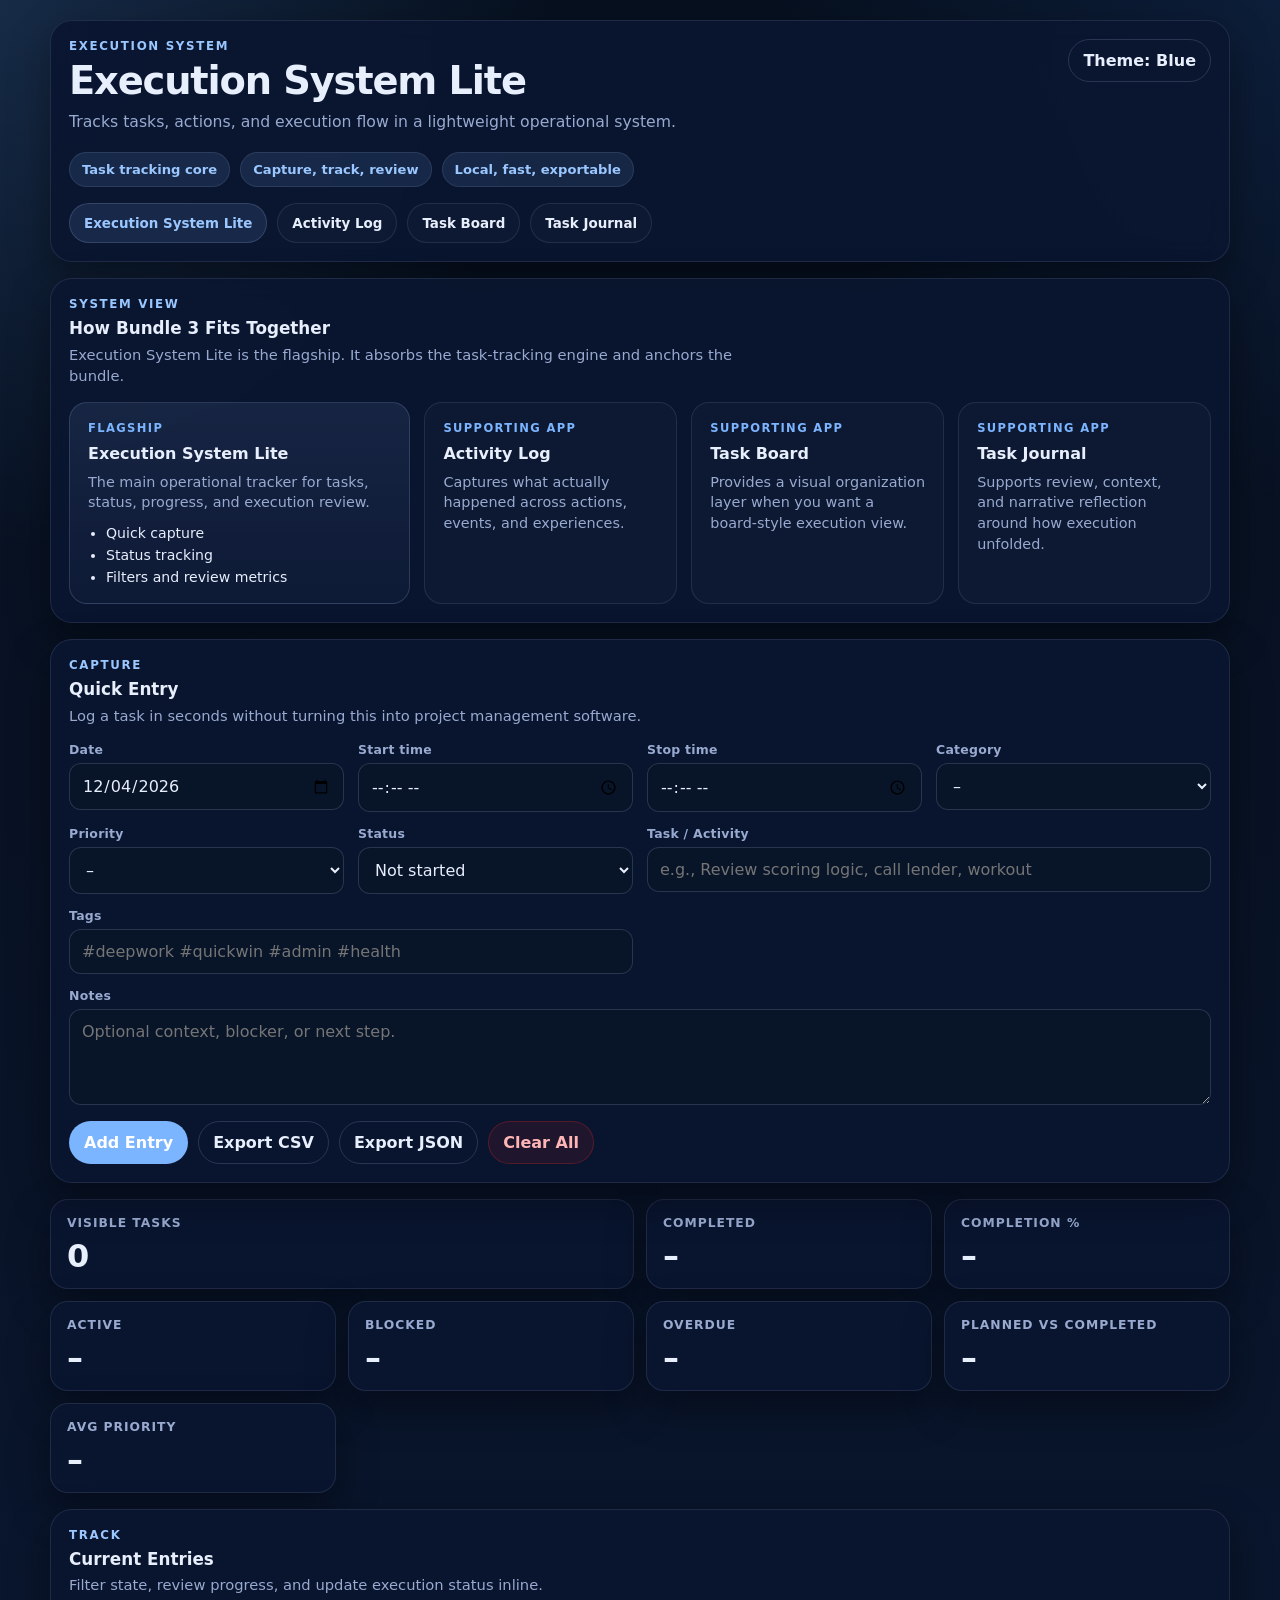
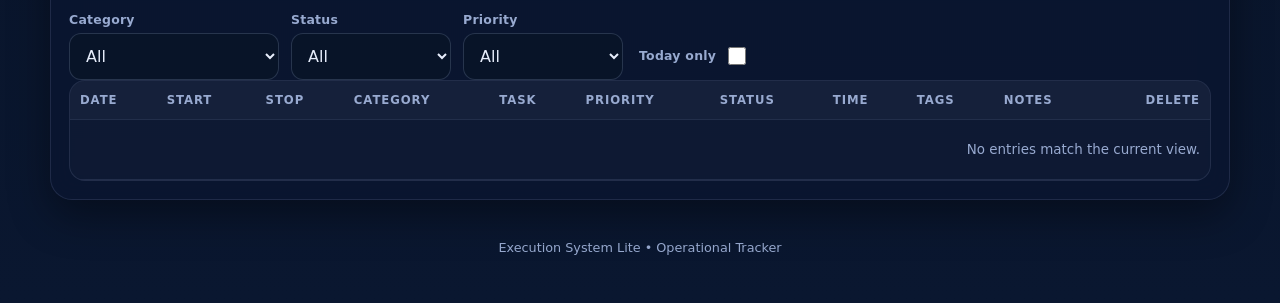
<file: index.html>
<!DOCTYPE html>
<html lang="en" data-theme="blue">
<head>
  <meta charset="UTF-8" />
  <meta name="viewport" content="width=device-width, initial-scale=1.0" />
  <title>Execution System Lite</title>
  <meta name="description" content="Tracks tasks, actions, and execution flow in a lightweight operational system." />
  <meta name="theme-color" content="#06101f" />
  <link rel="manifest" href="manifest.json" />
  <link rel="icon" href="icons/icon-192.png" />
  <link rel="apple-touch-icon" href="icons/icon-192.png" />
  <link rel="stylesheet" href="styles.css" />
</head>
<body>
  <div class="app-shell">
    <div class="app">
      <header class="hero card">
        <div class="hero-top">
          <div>
            <div class="eyebrow">Execution System</div>
            <h1>Execution System Lite</h1>
            <p class="subtitle">Tracks tasks, actions, and execution flow in a lightweight operational system.</p>
          </div>
          <button id="themeBtn" class="btn btn-secondary" type="button" aria-label="Toggle theme">Theme: Blue</button>
        </div>

        <div class="hero-pills">
          <span class="pill">Task tracking core</span>
          <span class="pill">Capture, track, review</span>
          <span class="pill">Local, fast, exportable</span>
        </div>
<nav class="top-nav" aria-label="Bundle navigation">
  <a class="nav-chip active" href="index.html">Execution System Lite</a>
  <a class="nav-chip" href="activity-log/index.html">Activity Log</a>
  <a class="nav-chip" href="task-board/index.html">Task Board</a>
  <a class="nav-chip" href="task-journal/index.html">Task Journal</a>
</nav>
      </header>

      <section class="section-card card">
        <div class="section-head section-head-stack">
          <div>
            <div class="eyebrow">System View</div>
            <h2>How Bundle 3 Fits Together</h2>
            <p class="section-copy">Execution System Lite is the flagship. It absorbs the task-tracking engine and anchors the bundle.</p>
          </div>
        </div>

        <div class="system-grid">
          <article class="system-tile system-tile-primary">
            <div class="system-kicker">Flagship</div>
            <h3>Execution System Lite</h3>
            <p>The main operational tracker for tasks, status, progress, and execution review.</p>
            <ul class="system-list">
              <li>Quick capture</li>
              <li>Status tracking</li>
              <li>Filters and review metrics</li>
            </ul>
          </article>

          <article class="system-tile">
            <div class="system-kicker">Supporting App</div>
            <h3>Activity Log</h3>
            <p>Captures what actually happened across actions, events, and experiences.</p>
          </article>

          <article class="system-tile">
            <div class="system-kicker">Supporting App</div>
            <h3>Task Board</h3>
            <p>Provides a visual organization layer when you want a board-style execution view.</p>
          </article>

          <article class="system-tile">
            <div class="system-kicker">Supporting App</div>
            <h3>Task Journal</h3>
            <p>Supports review, context, and narrative reflection around how execution unfolded.</p>
          </article>
        </div>
      </section>

      <section class="section-card card">
        <div class="section-head section-head-stack">
          <div>
            <div class="eyebrow">Capture</div>
            <h2>Quick Entry</h2>
            <p class="section-copy">Log a task in seconds without turning this into project management software.</p>
          </div>
        </div>

        <form id="taskForm">
          <div class="form-grid">
            <div class="field">
              <label for="dateInput">Date</label>
              <input type="date" id="dateInput" required />
            </div>

            <div class="field">
              <label for="startTimeInput">Start time</label>
              <input type="time" id="startTimeInput" />
            </div>

            <div class="field">
              <label for="endTimeInput">Stop time</label>
              <input type="time" id="endTimeInput" />
            </div>

            <div class="field">
              <label for="categorySelect">Category</label>
              <select id="categorySelect">
                <option value="">–</option>
                <option value="work">Work</option>
                <option value="home">Home</option>
                <option value="relationship">Relationship</option>
                <option value="health">Health / Fitness</option>
                <option value="finance">Finance / Admin</option>
                <option value="learning">Learning / Language</option>
                <option value="trading">Trading</option>
                <option value="mbe">MBE / Business</option>
                <option value="writing">Writing / Creative</option>
                <option value="errand">Errand</option>
                <option value="other">Other</option>
              </select>
            </div>

            <div class="field">
              <label for="prioritySelect">Priority</label>
              <select id="prioritySelect">
                <option value="">–</option>
                <option value="low">Low</option>
                <option value="medium">Medium</option>
                <option value="high">High</option>
                <option value="critical">Critical</option>
              </select>
            </div>

            <div class="field">
              <label for="statusSelect">Status</label>
              <select id="statusSelect">
                <option value="not_started">Not started</option>
                <option value="in_progress">In progress</option>
                <option value="done">Done</option>
                <option value="blocked">Blocked</option>
                <option value="deferred">Deferred</option>
              </select>
            </div>

            <div class="field field-span-2">
              <label for="taskNameInput">Task / Activity</label>
              <input type="text" id="taskNameInput" placeholder="e.g., Review scoring logic, call lender, workout" required />
            </div>

            <div class="field field-span-2">
              <label for="tagsInput">Tags</label>
              <input type="text" id="tagsInput" placeholder="#deepwork #quickwin #admin #health" />
            </div>

            <div class="field field-full">
              <label for="notesInput">Notes</label>
              <textarea id="notesInput" placeholder="Optional context, blocker, or next step."></textarea>
            </div>
          </div>

          <div class="action-row">
            <button type="submit" class="btn btn-primary">Add Entry</button>
            <button type="button" class="btn btn-secondary" id="exportBtn">Export CSV</button>
            <button type="button" class="btn btn-secondary" id="exportJsonBtn">Export JSON</button>
            <button type="button" class="btn btn-danger" id="clearBtn">Clear All</button>
          </div>
        </form>
      </section>

      <section class="metrics-grid">
        <div class="metric-card metric-card-wide">
          <div class="metric-label">Visible Tasks</div>
          <div class="metric-value" id="sumCount">0</div>
        </div>

        <div class="metric-card">
          <div class="metric-label">Completed</div>
          <div class="metric-value" id="sumCompleted">–</div>
        </div>

        <div class="metric-card">
          <div class="metric-label">Completion %</div>
          <div class="metric-value" id="sumCompletionPct">–</div>
        </div>

        <div class="metric-card">
          <div class="metric-label">Active</div>
          <div class="metric-value" id="sumActive">–</div>
        </div>

        <div class="metric-card">
          <div class="metric-label">Blocked</div>
          <div class="metric-value" id="sumBlocked">–</div>
        </div>

        <div class="metric-card">
          <div class="metric-label">Overdue</div>
          <div class="metric-value" id="sumOverdue">–</div>
        </div>

        <div class="metric-card">
          <div class="metric-label">Planned vs Completed</div>
          <div class="metric-value" id="sumPlannedVsCompleted">–</div>
        </div>

        <div class="metric-card">
          <div class="metric-label">Avg Priority</div>
          <div class="metric-value" id="sumAvgPrio">–</div>
        </div>
      </section>

      <section class="section-card card table-section">
        <div class="section-head section-head-stack">
          <div>
            <div class="eyebrow">Track</div>
            <h2>Current Entries</h2>
            <p class="section-copy">Filter state, review progress, and update execution status inline.</p>
          </div>
        </div>

        <div class="filter-row">
          <div class="filter-field">
            <label for="filterCategory">Category</label>
            <select id="filterCategory">
              <option value="all">All</option>
              <option value="work">Work</option>
              <option value="home">Home</option>
              <option value="relationship">Relationship</option>
              <option value="health">Health / Fitness</option>
              <option value="finance">Finance / Admin</option>
              <option value="learning">Learning / Language</option>
              <option value="trading">Trading</option>
              <option value="mbe">MBE / Business</option>
              <option value="writing">Writing / Creative</option>
              <option value="errand">Errand</option>
              <option value="other">Other</option>
            </select>
          </div>

          <div class="filter-field">
            <label for="filterStatus">Status</label>
            <select id="filterStatus">
              <option value="all">All</option>
              <option value="not_started">Not started</option>
              <option value="in_progress">In progress</option>
              <option value="done">Done</option>
              <option value="blocked">Blocked</option>
              <option value="deferred">Deferred</option>
            </select>
          </div>

          <div class="filter-field">
            <label for="filterPriority">Priority</label>
            <select id="filterPriority">
              <option value="all">All</option>
              <option value="low">Low</option>
              <option value="medium">Medium</option>
              <option value="high">High</option>
              <option value="critical">Critical</option>
            </select>
          </div>

          <div class="checkbox-wrap">
            <label for="filterToday">Today only</label>
            <input type="checkbox" id="filterToday" />
          </div>
        </div>

        <div class="table-wrap">
          <table>
            <thead>
              <tr>
                <th>Date</th>
                <th>Start</th>
                <th>Stop</th>
                <th>Category</th>
                <th>Task</th>
                <th>Priority</th>
                <th>Status</th>
                <th>Time</th>
                <th>Tags</th>
                <th>Notes</th>
                <th>Delete</th>
              </tr>
            </thead>
            <tbody id="tableBody"></tbody>
          </table>
        </div>
      </section>

      <footer class="footer">Execution System Lite • Operational Tracker</footer>
    </div>
  </div>

  <script src="app.js"></script>
</body>
</html>
</file>
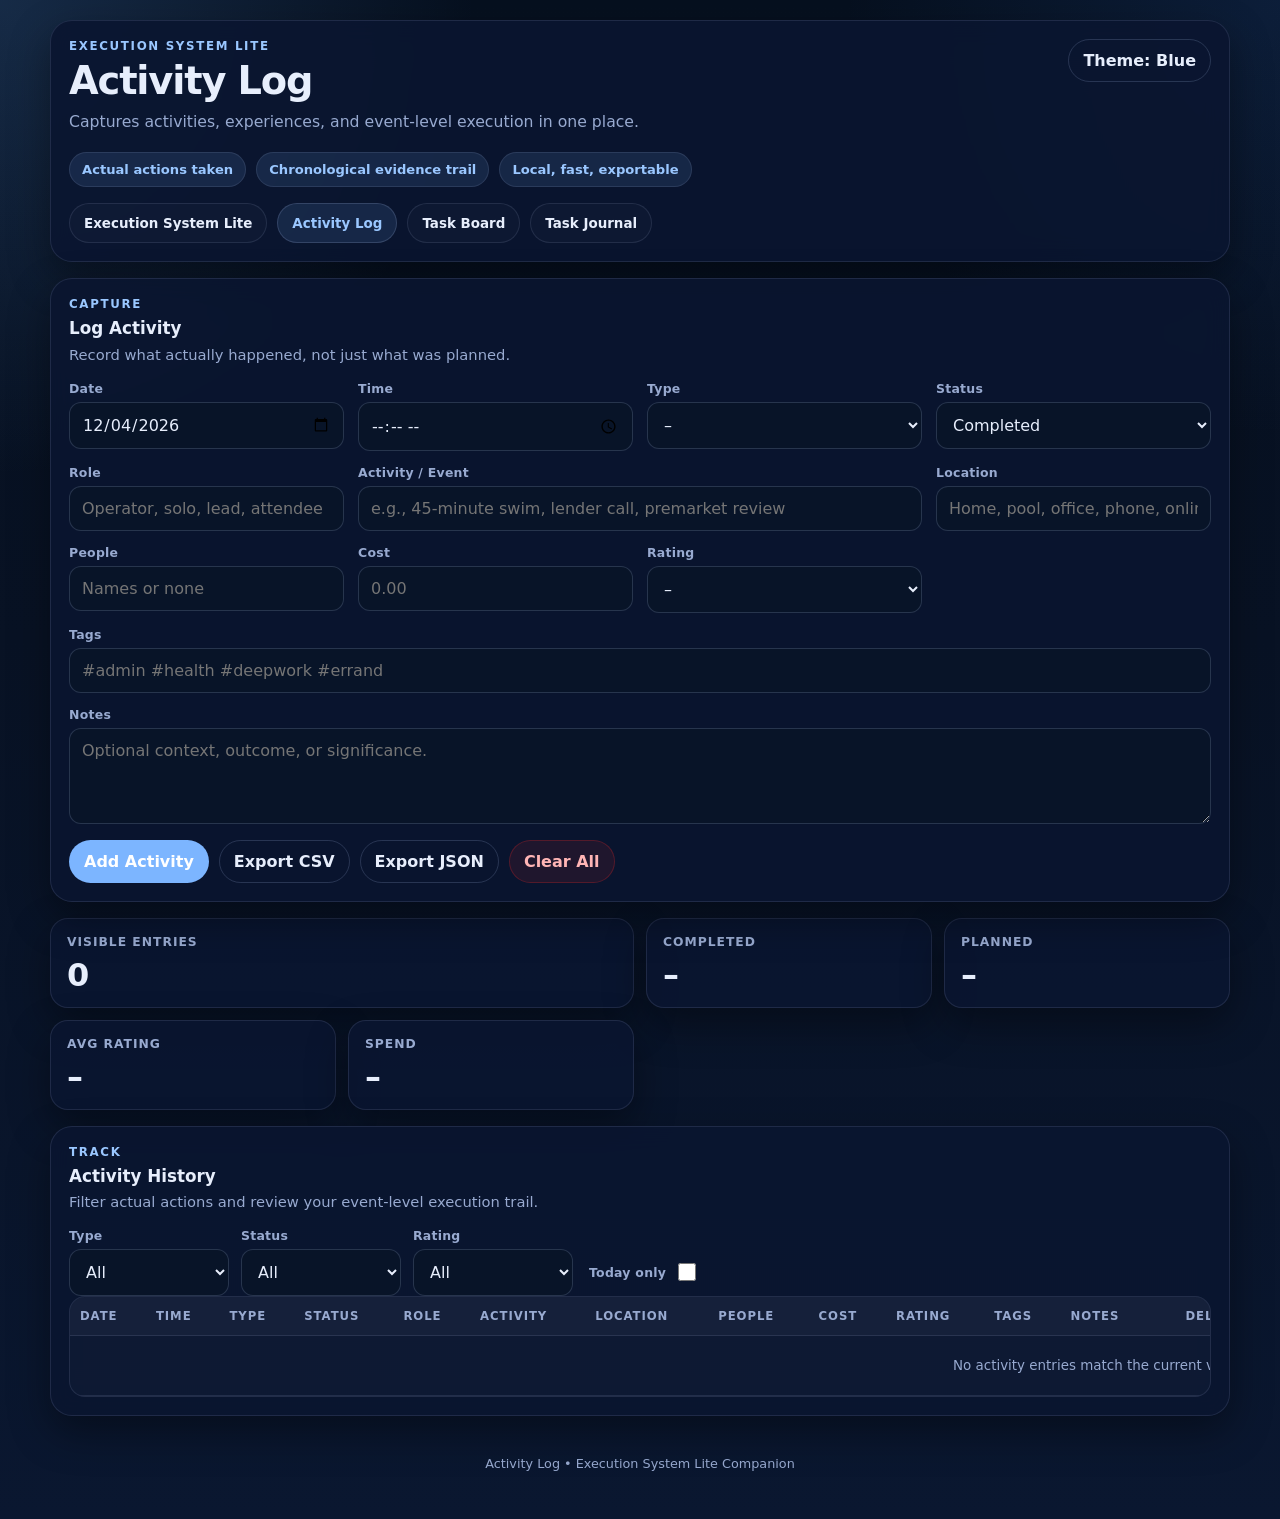
<file: activity-log/index.html>
<!DOCTYPE html>
<html lang="en" data-theme="blue">
<head>
  <meta charset="UTF-8" />
  <meta name="viewport" content="width=device-width, initial-scale=1.0" />
  <title>Activity Log</title>
  <meta name="description" content="Captures activities, experiences, and event-level execution in one place." />
  <meta name="theme-color" content="#06101f" />
  <link rel="manifest" href="manifest.json" />
  <link rel="icon" href="../icons/icon-192.png" />
  <link rel="apple-touch-icon" href="../icons/icon-192.png" />
  <link rel="stylesheet" href="styles.css" />
</head>
<body>
  <div class="app-shell">
    <div class="app">
      <header class="hero card">
        <div class="hero-top">
          <div>
            <div class="eyebrow">Execution System Lite</div>
            <h1>Activity Log</h1>
            <p class="subtitle">Captures activities, experiences, and event-level execution in one place.</p>
          </div>
          <button id="themeBtn" class="btn btn-secondary" type="button" aria-label="Toggle theme">Theme: Blue</button>
        </div>

        <div class="hero-pills">
          <span class="pill">Actual actions taken</span>
          <span class="pill">Chronological evidence trail</span>
          <span class="pill">Local, fast, exportable</span>
        </div>
<nav class="top-nav" aria-label="Bundle navigation">
  <a class="nav-chip" href="../index.html">Execution System Lite</a>
  <a class="nav-chip active" href="index.html">Activity Log</a>
  <a class="nav-chip" href="../task-board/index.html">Task Board</a>
  <a class="nav-chip" href="../task-journal/index.html">Task Journal</a>
</nav>
      </header>

      <section class="section-card card">
        <div class="section-head section-head-stack">
          <div>
            <div class="eyebrow">Capture</div>
            <h2>Log Activity</h2>
            <p class="section-copy">Record what actually happened, not just what was planned.</p>
          </div>
        </div>

        <form id="activityForm">
          <div class="form-grid">
            <div class="field">
              <label for="dateInput">Date</label>
              <input type="date" id="dateInput" required />
            </div>

            <div class="field">
              <label for="timeInput">Time</label>
              <input type="time" id="timeInput" />
            </div>

            <div class="field">
              <label for="typeSelect">Type</label>
              <select id="typeSelect">
                <option value="">–</option>
                <option value="task">Task</option>
                <option value="activity">Activity</option>
                <option value="experience">Experience</option>
                <option value="meeting">Meeting</option>
                <option value="errand">Errand</option>
                <option value="workout">Workout</option>
                <option value="admin">Admin</option>
                <option value="travel">Travel</option>
                <option value="other">Other</option>
              </select>
            </div>

            <div class="field">
              <label for="statusSelect">Status</label>
              <select id="statusSelect">
                <option value="completed">Completed</option>
                <option value="partial">Partial</option>
                <option value="planned">Planned</option>
                <option value="cancelled">Cancelled</option>
              </select>
            </div>

            <div class="field">
              <label for="roleInput">Role</label>
              <input type="text" id="roleInput" placeholder="Operator, solo, lead, attendee" />
            </div>

            <div class="field field-span-2">
              <label for="titleInput">Activity / Event</label>
              <input type="text" id="titleInput" placeholder="e.g., 45-minute swim, lender call, premarket review" required />
            </div>

            <div class="field">
              <label for="locationInput">Location</label>
              <input type="text" id="locationInput" placeholder="Home, pool, office, phone, online" />
            </div>

            <div class="field">
              <label for="peopleInput">People</label>
              <input type="text" id="peopleInput" placeholder="Names or none" />
            </div>

            <div class="field">
              <label for="costInput">Cost</label>
              <input type="number" id="costInput" min="0" step="0.01" placeholder="0.00" />
            </div>

            <div class="field">
              <label for="ratingInput">Rating</label>
              <select id="ratingInput">
                <option value="">–</option>
                <option value="1">1</option>
                <option value="2">2</option>
                <option value="3">3</option>
                <option value="4">4</option>
                <option value="5">5</option>
              </select>
            </div>

            <div class="field field-full">
              <label for="tagsInput">Tags</label>
              <input type="text" id="tagsInput" placeholder="#admin #health #deepwork #errand" />
            </div>

            <div class="field field-full">
              <label for="notesInput">Notes</label>
              <textarea id="notesInput" placeholder="Optional context, outcome, or significance."></textarea>
            </div>
          </div>

          <div class="action-row">
            <button class="btn btn-primary" type="submit">Add Activity</button>
            <button class="btn btn-secondary" type="button" id="exportCsvBtn">Export CSV</button>
            <button class="btn btn-secondary" type="button" id="exportJsonBtn">Export JSON</button>
            <button class="btn btn-danger" type="button" id="clearBtn">Clear All</button>
          </div>
        </form>
      </section>

      <section class="metrics-grid">
        <div class="metric-card metric-card-wide">
          <div class="metric-label">Visible Entries</div>
          <div class="metric-value" id="sumCount">0</div>
        </div>

        <div class="metric-card">
          <div class="metric-label">Completed</div>
          <div class="metric-value" id="sumCompleted">–</div>
        </div>

        <div class="metric-card">
          <div class="metric-label">Planned</div>
          <div class="metric-value" id="sumPlanned">–</div>
        </div>

        <div class="metric-card">
          <div class="metric-label">Avg Rating</div>
          <div class="metric-value" id="sumRating">–</div>
        </div>

        <div class="metric-card">
          <div class="metric-label">Spend</div>
          <div class="metric-value" id="sumCost">–</div>
        </div>
      </section>

      <section class="section-card card table-section">
        <div class="section-head section-head-stack">
          <div>
            <div class="eyebrow">Track</div>
            <h2>Activity History</h2>
            <p class="section-copy">Filter actual actions and review your event-level execution trail.</p>
          </div>
        </div>

        <div class="filter-row">
          <div class="filter-field">
            <label for="filterType">Type</label>
            <select id="filterType">
              <option value="all">All</option>
              <option value="task">Task</option>
              <option value="activity">Activity</option>
              <option value="experience">Experience</option>
              <option value="meeting">Meeting</option>
              <option value="errand">Errand</option>
              <option value="workout">Workout</option>
              <option value="admin">Admin</option>
              <option value="travel">Travel</option>
              <option value="other">Other</option>
            </select>
          </div>

          <div class="filter-field">
            <label for="filterStatus">Status</label>
            <select id="filterStatus">
              <option value="all">All</option>
              <option value="completed">Completed</option>
              <option value="partial">Partial</option>
              <option value="planned">Planned</option>
              <option value="cancelled">Cancelled</option>
            </select>
          </div>

          <div class="filter-field">
            <label for="filterRating">Rating</label>
            <select id="filterRating">
              <option value="all">All</option>
              <option value="rated">Rated only</option>
              <option value="5">5</option>
              <option value="4">4</option>
              <option value="3">3</option>
              <option value="2">2</option>
              <option value="1">1</option>
            </select>
          </div>

          <div class="checkbox-wrap">
            <label for="filterToday">Today only</label>
            <input type="checkbox" id="filterToday" />
          </div>
        </div>

        <div class="table-wrap">
          <table>
            <thead>
              <tr>
                <th>Date</th>
                <th>Time</th>
                <th>Type</th>
                <th>Status</th>
                <th>Role</th>
                <th>Activity</th>
                <th>Location</th>
                <th>People</th>
                <th>Cost</th>
                <th>Rating</th>
                <th>Tags</th>
                <th>Notes</th>
                <th>Delete</th>
              </tr>
            </thead>
            <tbody id="tableBody"></tbody>
          </table>
        </div>
      </section>

      <footer class="footer">Activity Log • Execution System Lite Companion</footer>
    </div>
  </div>

  <script src="app.js"></script>
</body>
</html>
</file>
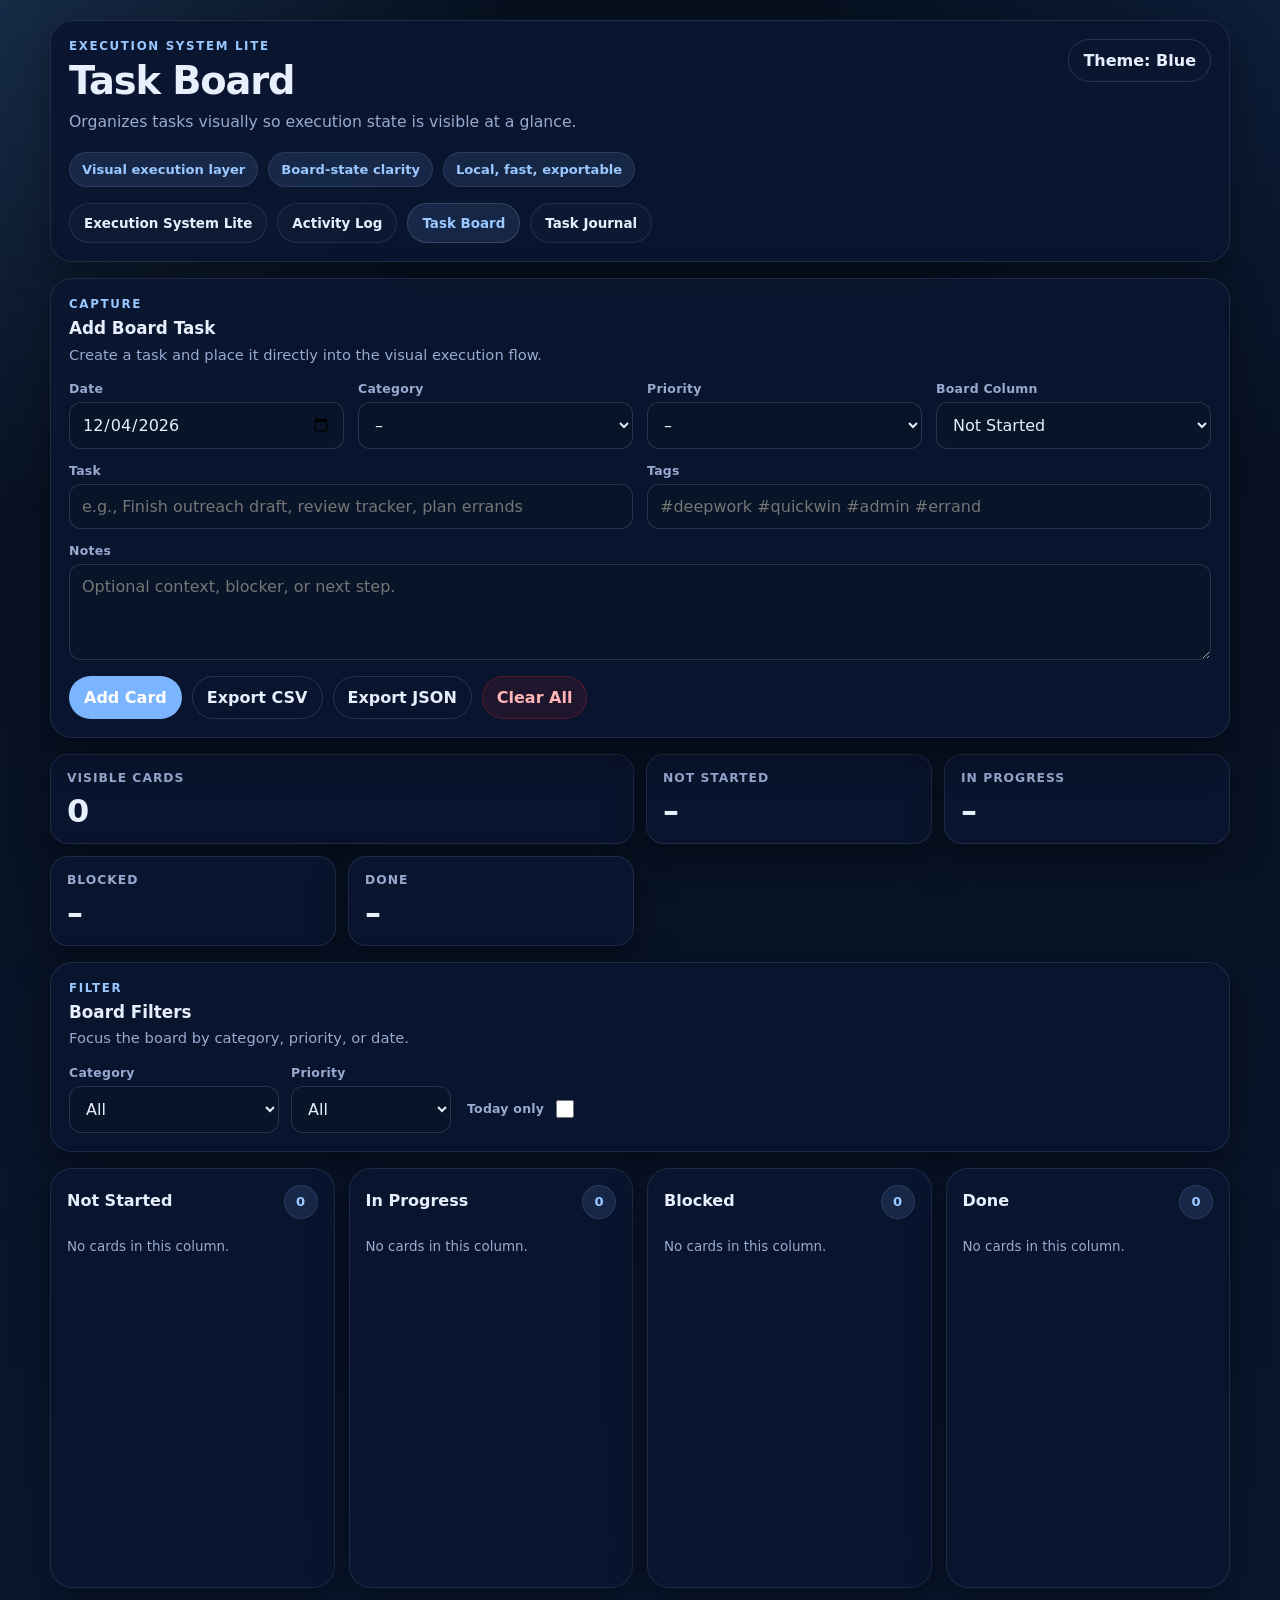
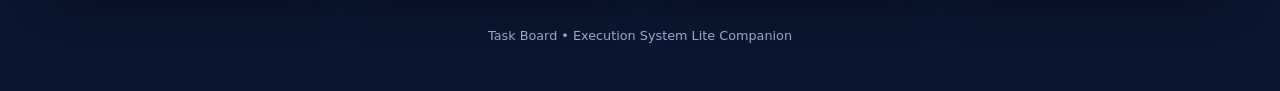
<file: task-board/index.html>
<!DOCTYPE html>
<html lang="en" data-theme="blue">
<head>
  <meta charset="UTF-8" />
  <meta name="viewport" content="width=device-width, initial-scale=1.0" />
  <title>Task Board</title>
  <meta name="description" content="Organizes tasks visually so execution state is visible at a glance." />
  <meta name="theme-color" content="#06101f" />
  <link rel="manifest" href="manifest.json" />
  <link rel="icon" href="../icons/icon-192.png" />
  <link rel="apple-touch-icon" href="../icons/icon-192.png" />
  <link rel="stylesheet" href="styles.css" />
</head>
<body>
  <div class="app-shell">
    <div class="app">
      <header class="hero card">
        <div class="hero-top">
          <div>
            <div class="eyebrow">Execution System Lite</div>
            <h1>Task Board</h1>
            <p class="subtitle">Organizes tasks visually so execution state is visible at a glance.</p>
          </div>
          <button id="themeBtn" class="btn btn-secondary" type="button" aria-label="Toggle theme">Theme: Blue</button>
        </div>

        <div class="hero-pills">
          <span class="pill">Visual execution layer</span>
          <span class="pill">Board-state clarity</span>
          <span class="pill">Local, fast, exportable</span>
        </div>
<nav class="top-nav" aria-label="Bundle navigation">
  <a class="nav-chip" href="../index.html">Execution System Lite</a>
  <a class="nav-chip" href="../activity-log/index.html">Activity Log</a>
  <a class="nav-chip active" href="index.html">Task Board</a>
  <a class="nav-chip" href="../task-journal/index.html">Task Journal</a>
</nav>
      </header>

      <section class="section-card card">
        <div class="section-head section-head-stack">
          <div>
            <div class="eyebrow">Capture</div>
            <h2>Add Board Task</h2>
            <p class="section-copy">Create a task and place it directly into the visual execution flow.</p>
          </div>
        </div>

        <form id="boardForm">
          <div class="form-grid">
            <div class="field">
              <label for="dateInput">Date</label>
              <input type="date" id="dateInput" required />
            </div>

            <div class="field">
              <label for="categorySelect">Category</label>
              <select id="categorySelect">
                <option value="">–</option>
                <option value="work">Work</option>
                <option value="home">Home</option>
                <option value="relationship">Relationship</option>
                <option value="health">Health / Fitness</option>
                <option value="finance">Finance / Admin</option>
                <option value="learning">Learning / Language</option>
                <option value="trading">Trading</option>
                <option value="mbe">MBE / Business</option>
                <option value="writing">Writing / Creative</option>
                <option value="errand">Errand</option>
                <option value="other">Other</option>
              </select>
            </div>

            <div class="field">
              <label for="prioritySelect">Priority</label>
              <select id="prioritySelect">
                <option value="">–</option>
                <option value="low">Low</option>
                <option value="medium">Medium</option>
                <option value="high">High</option>
                <option value="critical">Critical</option>
              </select>
            </div>

            <div class="field">
              <label for="statusSelect">Board Column</label>
              <select id="statusSelect">
                <option value="not_started">Not Started</option>
                <option value="in_progress">In Progress</option>
                <option value="blocked">Blocked</option>
                <option value="done">Done</option>
              </select>
            </div>

            <div class="field field-span-2">
              <label for="titleInput">Task</label>
              <input type="text" id="titleInput" placeholder="e.g., Finish outreach draft, review tracker, plan errands" required />
            </div>

            <div class="field field-span-2">
              <label for="tagsInput">Tags</label>
              <input type="text" id="tagsInput" placeholder="#deepwork #quickwin #admin #errand" />
            </div>

            <div class="field field-full">
              <label for="notesInput">Notes</label>
              <textarea id="notesInput" placeholder="Optional context, blocker, or next step."></textarea>
            </div>
          </div>

          <div class="action-row">
            <button class="btn btn-primary" type="submit">Add Card</button>
            <button class="btn btn-secondary" type="button" id="exportCsvBtn">Export CSV</button>
            <button class="btn btn-secondary" type="button" id="exportJsonBtn">Export JSON</button>
            <button class="btn btn-danger" type="button" id="clearBtn">Clear All</button>
          </div>
        </form>
      </section>

      <section class="metrics-grid">
        <div class="metric-card metric-card-wide">
          <div class="metric-label">Visible Cards</div>
          <div class="metric-value" id="sumCount">0</div>
        </div>

        <div class="metric-card">
          <div class="metric-label">Not Started</div>
          <div class="metric-value" id="sumNotStarted">–</div>
        </div>

        <div class="metric-card">
          <div class="metric-label">In Progress</div>
          <div class="metric-value" id="sumInProgress">–</div>
        </div>

        <div class="metric-card">
          <div class="metric-label">Blocked</div>
          <div class="metric-value" id="sumBlocked">–</div>
        </div>

        <div class="metric-card">
          <div class="metric-label">Done</div>
          <div class="metric-value" id="sumDone">–</div>
        </div>
      </section>

      <section class="section-card card">
        <div class="section-head section-head-stack">
          <div>
            <div class="eyebrow">Filter</div>
            <h2>Board Filters</h2>
            <p class="section-copy">Focus the board by category, priority, or date.</p>
          </div>
        </div>

        <div class="filter-row">
          <div class="filter-field">
            <label for="filterCategory">Category</label>
            <select id="filterCategory">
              <option value="all">All</option>
              <option value="work">Work</option>
              <option value="home">Home</option>
              <option value="relationship">Relationship</option>
              <option value="health">Health / Fitness</option>
              <option value="finance">Finance / Admin</option>
              <option value="learning">Learning / Language</option>
              <option value="trading">Trading</option>
              <option value="mbe">MBE / Business</option>
              <option value="writing">Writing / Creative</option>
              <option value="errand">Errand</option>
              <option value="other">Other</option>
            </select>
          </div>

          <div class="filter-field">
            <label for="filterPriority">Priority</label>
            <select id="filterPriority">
              <option value="all">All</option>
              <option value="low">Low</option>
              <option value="medium">Medium</option>
              <option value="high">High</option>
              <option value="critical">Critical</option>
            </select>
          </div>

          <div class="checkbox-wrap">
            <label for="filterToday">Today only</label>
            <input type="checkbox" id="filterToday" />
          </div>
        </div>
      </section>

      <section class="board-grid">
        <div class="board-column card">
          <div class="board-column-head">
            <h3>Not Started</h3>
            <span class="board-count" id="countNotStarted">0</span>
          </div>
          <div class="board-stack" id="colNotStarted"></div>
        </div>

        <div class="board-column card">
          <div class="board-column-head">
            <h3>In Progress</h3>
            <span class="board-count" id="countInProgress">0</span>
          </div>
          <div class="board-stack" id="colInProgress"></div>
        </div>

        <div class="board-column card">
          <div class="board-column-head">
            <h3>Blocked</h3>
            <span class="board-count" id="countBlocked">0</span>
          </div>
          <div class="board-stack" id="colBlocked"></div>
        </div>

        <div class="board-column card">
          <div class="board-column-head">
            <h3>Done</h3>
            <span class="board-count" id="countDone">0</span>
          </div>
          <div class="board-stack" id="colDone"></div>
        </div>
      </section>

      <footer class="footer">Task Board • Execution System Lite Companion</footer>
    </div>
  </div>

  <script src="app.js"></script>
</body>
</html>
</file>
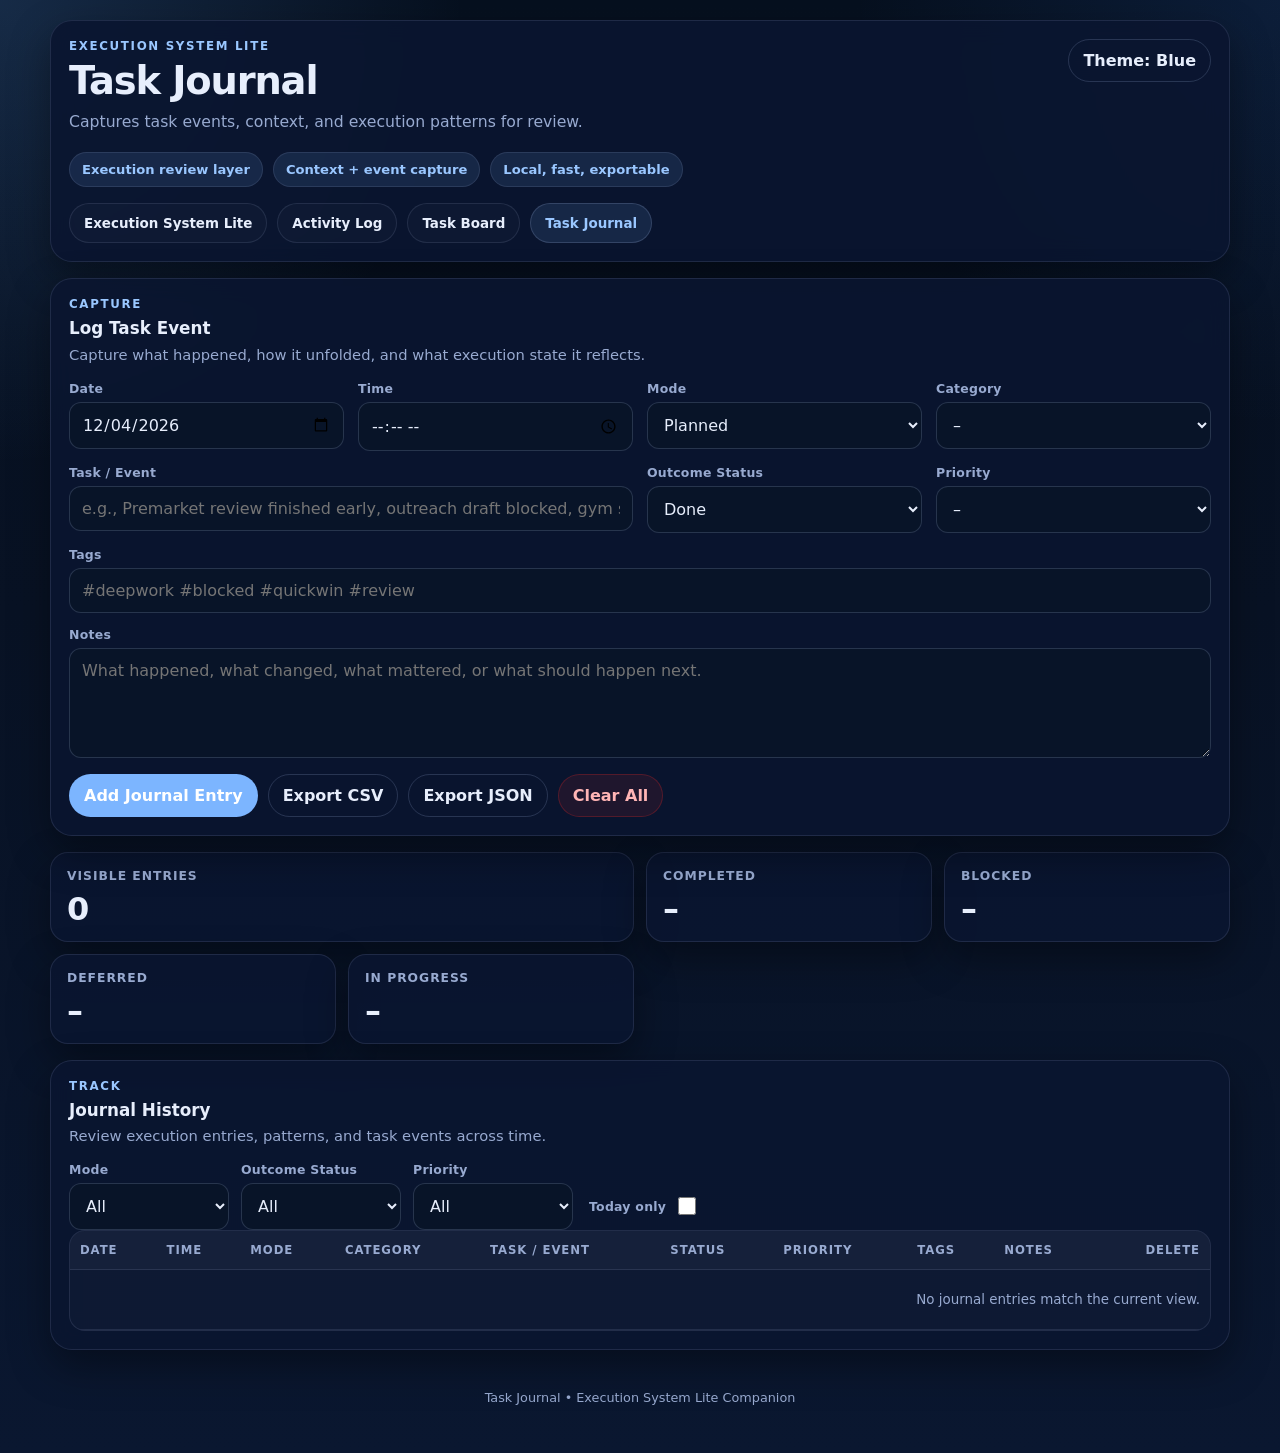
<file: task-journal/index.html>
<!DOCTYPE html>
<html lang="en" data-theme="blue">
<head>
  <meta charset="UTF-8" />
  <meta name="viewport" content="width=device-width, initial-scale=1.0" />
  <title>Task Journal</title>
  <meta name="description" content="Captures task events, context, and execution patterns for review." />
  <meta name="theme-color" content="#06101f" />
  <link rel="manifest" href="manifest.json" />
  <link rel="icon" href="../icons/icon-192.png" />
  <link rel="apple-touch-icon" href="../icons/icon-192.png" />
  <link rel="stylesheet" href="styles.css" />
</head>
<body>
  <div class="app-shell">
    <div class="app">
      <header class="hero card">
        <div class="hero-top">
          <div>
            <div class="eyebrow">Execution System Lite</div>
            <h1>Task Journal</h1>
            <p class="subtitle">Captures task events, context, and execution patterns for review.</p>
          </div>
          <button id="themeBtn" class="btn btn-secondary" type="button" aria-label="Toggle theme">Theme: Blue</button>
        </div>

        <div class="hero-pills">
          <span class="pill">Execution review layer</span>
          <span class="pill">Context + event capture</span>
          <span class="pill">Local, fast, exportable</span>
        </div>
<nav class="top-nav" aria-label="Bundle navigation">
  <a class="nav-chip" href="../index.html">Execution System Lite</a>
  <a class="nav-chip" href="../activity-log/index.html">Activity Log</a>
  <a class="nav-chip" href="../task-board/index.html">Task Board</a>
  <a class="nav-chip active" href="index.html">Task Journal</a>
</nav>
      </header>

      <section class="section-card card">
        <div class="section-head section-head-stack">
          <div>
            <div class="eyebrow">Capture</div>
            <h2>Log Task Event</h2>
            <p class="section-copy">Capture what happened, how it unfolded, and what execution state it reflects.</p>
          </div>
        </div>

        <form id="journalForm">
          <div class="form-grid">
            <div class="field">
              <label for="dateInput">Date</label>
              <input type="date" id="dateInput" required />
            </div>

            <div class="field">
              <label for="timeInput">Time</label>
              <input type="time" id="timeInput" />
            </div>

            <div class="field">
              <label for="modeSelect">Mode</label>
              <select id="modeSelect">
                <option value="planned">Planned</option>
                <option value="started">Started</option>
                <option value="completed">Completed</option>
                <option value="blocked">Blocked</option>
                <option value="deferred">Deferred</option>
                <option value="review">Review</option>
              </select>
            </div>

            <div class="field">
              <label for="categorySelect">Category</label>
              <select id="categorySelect">
                <option value="">–</option>
                <option value="work">Work</option>
                <option value="home">Home</option>
                <option value="relationship">Relationship</option>
                <option value="health">Health / Fitness</option>
                <option value="finance">Finance / Admin</option>
                <option value="learning">Learning / Language</option>
                <option value="trading">Trading</option>
                <option value="mbe">MBE / Business</option>
                <option value="writing">Writing / Creative</option>
                <option value="errand">Errand</option>
                <option value="other">Other</option>
              </select>
            </div>

            <div class="field field-span-2">
              <label for="titleInput">Task / Event</label>
              <input type="text" id="titleInput" placeholder="e.g., Premarket review finished early, outreach draft blocked, gym session completed" required />
            </div>

            <div class="field">
              <label for="statusSelect">Outcome Status</label>
              <select id="statusSelect">
                <option value="done">Done</option>
                <option value="in_progress">In Progress</option>
                <option value="blocked">Blocked</option>
                <option value="deferred">Deferred</option>
                <option value="not_started">Not Started</option>
              </select>
            </div>

            <div class="field">
              <label for="prioritySelect">Priority</label>
              <select id="prioritySelect">
                <option value="">–</option>
                <option value="low">Low</option>
                <option value="medium">Medium</option>
                <option value="high">High</option>
                <option value="critical">Critical</option>
              </select>
            </div>

            <div class="field field-full">
              <label for="tagsInput">Tags</label>
              <input type="text" id="tagsInput" placeholder="#deepwork #blocked #quickwin #review" />
            </div>

            <div class="field field-full">
              <label for="notesInput">Notes</label>
              <textarea id="notesInput" placeholder="What happened, what changed, what mattered, or what should happen next."></textarea>
            </div>
          </div>

          <div class="action-row">
            <button class="btn btn-primary" type="submit">Add Journal Entry</button>
            <button class="btn btn-secondary" type="button" id="exportCsvBtn">Export CSV</button>
            <button class="btn btn-secondary" type="button" id="exportJsonBtn">Export JSON</button>
            <button class="btn btn-danger" type="button" id="clearBtn">Clear All</button>
          </div>
        </form>
      </section>

      <section class="metrics-grid">
        <div class="metric-card metric-card-wide">
          <div class="metric-label">Visible Entries</div>
          <div class="metric-value" id="sumCount">0</div>
        </div>

        <div class="metric-card">
          <div class="metric-label">Completed</div>
          <div class="metric-value" id="sumCompleted">–</div>
        </div>

        <div class="metric-card">
          <div class="metric-label">Blocked</div>
          <div class="metric-value" id="sumBlocked">–</div>
        </div>

        <div class="metric-card">
          <div class="metric-label">Deferred</div>
          <div class="metric-value" id="sumDeferred">–</div>
        </div>

        <div class="metric-card">
          <div class="metric-label">In Progress</div>
          <div class="metric-value" id="sumInProgress">–</div>
        </div>
      </section>

      <section class="section-card card table-section">
        <div class="section-head section-head-stack">
          <div>
            <div class="eyebrow">Track</div>
            <h2>Journal History</h2>
            <p class="section-copy">Review execution entries, patterns, and task events across time.</p>
          </div>
        </div>

        <div class="filter-row">
          <div class="filter-field">
            <label for="filterMode">Mode</label>
            <select id="filterMode">
              <option value="all">All</option>
              <option value="planned">Planned</option>
              <option value="started">Started</option>
              <option value="completed">Completed</option>
              <option value="blocked">Blocked</option>
              <option value="deferred">Deferred</option>
              <option value="review">Review</option>
            </select>
          </div>

          <div class="filter-field">
            <label for="filterStatus">Outcome Status</label>
            <select id="filterStatus">
              <option value="all">All</option>
              <option value="done">Done</option>
              <option value="in_progress">In Progress</option>
              <option value="blocked">Blocked</option>
              <option value="deferred">Deferred</option>
              <option value="not_started">Not Started</option>
            </select>
          </div>

          <div class="filter-field">
            <label for="filterPriority">Priority</label>
            <select id="filterPriority">
              <option value="all">All</option>
              <option value="low">Low</option>
              <option value="medium">Medium</option>
              <option value="high">High</option>
              <option value="critical">Critical</option>
            </select>
          </div>

          <div class="checkbox-wrap">
            <label for="filterToday">Today only</label>
            <input type="checkbox" id="filterToday" />
          </div>
        </div>

        <div class="table-wrap">
          <table>
            <thead>
              <tr>
                <th>Date</th>
                <th>Time</th>
                <th>Mode</th>
                <th>Category</th>
                <th>Task / Event</th>
                <th>Status</th>
                <th>Priority</th>
                <th>Tags</th>
                <th>Notes</th>
                <th>Delete</th>
              </tr>
            </thead>
            <tbody id="tableBody"></tbody>
          </table>
        </div>
      </section>

      <footer class="footer">Task Journal • Execution System Lite Companion</footer>
    </div>
  </div>

  <script src="app.js"></script>
</body>
</html>
</file>
<file: styles.css>
:root {
  --bg: #f3f6fb;
  --bg-accent:
    radial-gradient(circle at top left, rgba(96, 165, 250, 0.16), transparent 28%),
    linear-gradient(180deg, #f6f9ff 0%, #eef3fb 100%);
  --card: rgba(255, 255, 255, 0.92);
  --text: #0f172a;
  --muted: #5b6b86;
  --border: rgba(15, 23, 42, 0.08);
  --border-strong: rgba(15, 23, 42, 0.12);
  --input-bg: #f8fbff;
  --accent: #2563eb;
  --accent-2: #60a5fa;
  --accent-soft: rgba(37, 99, 235, 0.08);
  --shadow: 0 10px 30px rgba(15, 23, 42, 0.08);
  --radius-xl: 22px;
  --radius-lg: 18px;
  --radius-md: 14px;
  --radius-sm: 999px;
  --max-width: 1180px;
}

html[data-theme="blue"] {
  --bg: #06101f;
  --bg-accent:
    radial-gradient(circle at top left, rgba(96, 165, 250, 0.18), transparent 24%),
    radial-gradient(circle at top right, rgba(59, 130, 246, 0.12), transparent 22%),
    linear-gradient(180deg, #06101f 0%, #081224 42%, #0a1730 100%);
  --card: rgba(10, 22, 48, 0.9);
  --text: #e7eefc;
  --muted: #98aad0;
  --border: rgba(152, 170, 208, 0.15);
  --border-strong: rgba(152, 170, 208, 0.22);
  --input-bg: #081428;
  --accent: #7cb5ff;
  --accent-2: #9ac7ff;
  --accent-soft: rgba(124, 181, 255, 0.12);
  --shadow: 0 16px 40px rgba(0, 0, 0, 0.38);
}

* {
  box-sizing: border-box;
}

html, body {
  margin: 0;
  min-height: 100%;
}

body {
  font-family: Inter, system-ui, -apple-system, BlinkMacSystemFont, "Segoe UI", sans-serif;
  background: var(--bg-accent);
  color: var(--text);
}

button,
input,
select,
textarea {
  font: inherit;
}

.app-shell {
  min-height: 100vh;
  padding: 20px 14px 40px;
}

.app {
  width: 100%;
  max-width: var(--max-width);
  margin: 0 auto;
  display: grid;
  gap: 16px;
}

.card {
  background: var(--card);
  backdrop-filter: blur(12px);
  border: 1px solid var(--border);
  border-radius: var(--radius-xl);
  box-shadow: var(--shadow);
}

.hero,
.section-card {
  padding: 18px;
}

.hero-top {
  display: flex;
  justify-content: space-between;
  align-items: flex-start;
  gap: 16px;
}

.eyebrow {
  font-size: 0.74rem;
  letter-spacing: 0.14em;
  text-transform: uppercase;
  color: var(--accent-2);
  margin-bottom: 8px;
  font-weight: 700;
}

h1, h2, h3, p {
  margin: 0;
}

h1 {
  font-size: clamp(1.8rem, 5vw, 2.4rem);
  line-height: 1.05;
  letter-spacing: -0.03em;
}

h2 {
  font-size: 1.05rem;
  line-height: 1.1;
  margin-bottom: 6px;
}

h3 {
  font-size: 1rem;
  line-height: 1.15;
}

.subtitle,
.section-copy {
  color: var(--muted);
  max-width: 720px;
  line-height: 1.45;
}

.subtitle {
  margin-top: 10px;
  font-size: 0.98rem;
}

.section-copy {
  font-size: 0.92rem;
}

.hero-pills {
  display: flex;
  flex-wrap: wrap;
  gap: 10px;
  margin-top: 18px;
}

.pill {
  border-radius: var(--radius-sm);
  padding: 9px 12px;
  font-size: 0.82rem;
  color: var(--accent-2);
  background: var(--accent-soft);
  border: 1px solid var(--border);
  font-weight: 600;
}

.metrics-grid {
  display: grid;
  grid-template-columns: repeat(4, minmax(0, 1fr));
  gap: 12px;
}

.metric-card {
  padding: 16px;
  border-radius: var(--radius-lg);
  background: var(--card);
  border: 1px solid var(--border);
  box-shadow: var(--shadow);
}

.metric-card-wide {
  grid-column: span 2;
}

.metric-label {
  font-size: 0.77rem;
  text-transform: uppercase;
  letter-spacing: 0.08em;
  color: var(--muted);
  margin-bottom: 10px;
  font-weight: 700;
}

.metric-value {
  font-size: clamp(1.35rem, 3.5vw, 2rem);
  line-height: 1;
  font-weight: 800;
  letter-spacing: -0.03em;
}

.section-head {
  display: flex;
  justify-content: space-between;
  align-items: flex-start;
  gap: 14px;
  margin-bottom: 16px;
}

.section-head-stack {
  flex-direction: column;
}

.form-grid {
  display: grid;
  grid-template-columns: repeat(4, minmax(0, 1fr));
  gap: 14px;
}

.field {
  display: flex;
  flex-direction: column;
  gap: 6px;
}

.field-full {
  grid-column: 1 / -1;
}

.field-span-2 {
  grid-column: span 2;
}

label {
  font-size: 0.78rem;
  font-weight: 700;
  color: var(--muted);
  letter-spacing: 0.02em;
}

input[type="text"],
input[type="date"],
input[type="time"],
select,
textarea {
  width: 100%;
  background: var(--input-bg);
  color: var(--text);
  border: 1px solid var(--border-strong);
  border-radius: 12px;
  padding: 12px 12px;
  outline: none;
}

textarea {
  min-height: 96px;
  resize: vertical;
}

input:focus,
select:focus,
textarea:focus {
  border-color: var(--accent);
}

.action-row {
  display: flex;
  flex-wrap: wrap;
  gap: 10px;
  margin-top: 16px;
}

.btn {
  appearance: none;
  border: 1px solid var(--border-strong);
  border-radius: var(--radius-sm);
  padding: 11px 14px;
  cursor: pointer;
  font-weight: 700;
  background: transparent;
  color: var(--text);
}

.btn-primary {
  background: var(--accent);
  color: #fff;
  border-color: transparent;
}

.btn-danger {
  background: rgba(220, 38, 38, 0.1);
  color: #ffb5b5;
  border-color: rgba(220, 38, 38, 0.28);
}

html[data-theme="light"] .btn-danger {
  color: #dc2626;
}

.filter-row {
  display: flex;
  flex-wrap: wrap;
  gap: 12px;
  align-items: end;
}

.filter-field {
  min-width: 160px;
  display: flex;
  flex-direction: column;
  gap: 6px;
}

.checkbox-wrap {
  display: inline-flex;
  align-items: center;
  gap: 8px;
  min-height: 48px;
  padding: 0 4px;
  color: var(--muted);
  font-weight: 700;
}

.checkbox-wrap input {
  width: 18px;
  height: 18px;
}

.table-section {
  overflow: hidden;
}

.table-wrap {
  overflow-x: auto;
  border-radius: 16px;
  border: 1px solid var(--border);
  background: rgba(255, 255, 255, 0.02);
}

table {
  width: 100%;
  min-width: 980px;
  border-collapse: collapse;
}

thead {
  background: rgba(255,255,255,0.03);
}

th,
td {
  padding: 12px 10px;
  text-align: left;
  border-bottom: 1px solid var(--border);
  vertical-align: top;
  font-size: 0.84rem;
}

th {
  font-size: 0.73rem;
  text-transform: uppercase;
  letter-spacing: 0.08em;
  color: var(--muted);
  font-weight: 800;
}

th:last-child,
td:last-child {
  text-align: right;
}

td.notes-cell {
  white-space: normal;
  min-width: 240px;
}

.tag {
  display: inline-block;
  max-width: 240px;
  padding: 6px 10px;
  border-radius: var(--radius-sm);
  background: var(--accent-soft);
  color: var(--accent-2);
  border: 1px solid var(--border);
  font-family: ui-monospace, SFMono-Regular, Menlo, monospace;
  font-size: 0.74rem;
  white-space: normal;
  word-break: break-word;
}

.prio-low {
  color: #22c55e;
  font-weight: 700;
}

.prio-medium {
  color: #60a5fa;
  font-weight: 700;
}

.prio-high {
  color: #fb923c;
  font-weight: 700;
}

.prio-critical {
  color: #f87171;
  font-weight: 800;
}

.overdue-row td {
  background: rgba(220, 38, 38, 0.08);
}

.empty {
  text-align: center;
  color: var(--muted);
  padding: 22px 10px;
}

.footer {
  width: 100%;
  max-width: var(--max-width);
  margin: 16px auto 0;
  text-align: center;
  color: var(--muted);
  font-size: 0.8rem;
  padding: 8px 0;
}

.system-grid {
  display: grid;
  grid-template-columns: 1.35fr 1fr 1fr 1fr;
  gap: 14px;
}

.system-tile {
  border: 1px solid var(--border);
  border-radius: var(--radius-lg);
  padding: 18px;
  background: rgba(255, 255, 255, 0.02);
}

.system-tile-primary {
  background: linear-gradient(180deg, rgba(138, 180, 255, 0.10) 0%, rgba(138, 180, 255, 0.04) 100%);
  border-color: var(--border-strong);
}

.system-kicker {
  font-size: 0.72rem;
  text-transform: uppercase;
  letter-spacing: 0.12em;
  color: var(--accent);
  font-weight: 700;
  margin-bottom: 10px;
}

.system-tile p {
  margin-top: 8px;
  font-size: 0.9rem;
  line-height: 1.45;
  color: var(--muted);
}

.system-list {
  margin: 12px 0 0;
  padding-left: 18px;
  color: var(--text);
  font-size: 0.88rem;
}

.system-list li + li {
  margin-top: 6px;
}

@media (max-width: 1100px) {
  .system-grid {
    grid-template-columns: 1fr 1fr;
  }
}

@media (max-width: 980px) {
  .metrics-grid {
    grid-template-columns: repeat(2, minmax(0, 1fr));
  }

  .metric-card-wide {
    grid-column: span 2;
  }

  .form-grid {
    grid-template-columns: repeat(2, minmax(0, 1fr));
  }
}

@media (max-width: 640px) {
  .app-shell {
    padding: 14px 10px 28px;
  }

  .hero,
  .section-card,
  .metric-card {
    padding: 14px;
  }

  .hero-top,
  .section-head {
    flex-direction: column;
  }

  .metrics-grid {
    grid-template-columns: 1fr 1fr;
  }

  .form-grid {
    grid-template-columns: 1fr;
  }

  .field-span-2,
  .metric-card-wide {
    grid-column: auto;
  }

  .filter-row {
    flex-direction: column;
    align-items: stretch;
  }

  .filter-field {
    min-width: 0;
  }

  .action-row .btn {
    width: 100%;
  }

  .system-grid {
    grid-template-columns: 1fr;
  }
}

.top-nav {
  display: flex;
  flex-wrap: wrap;
  gap: 10px;
  margin-top: 16px;
}

.nav-chip {
  display: inline-flex;
  align-items: center;
  justify-content: center;
  min-height: 40px;
  padding: 0 14px;
  border-radius: var(--radius-sm);
  border: 1px solid var(--border);
  background: rgba(255, 255, 255, 0.02);
  color: var(--text);
  font-size: 0.84rem;
  font-weight: 700;
  text-decoration: none;
}

.nav-chip.active {
  background: var(--accent-soft);
  color: var(--accent-2);
  border-color: var(--border-strong);
}

@media (max-width: 640px) {
  .top-nav {
    flex-direction: column;
  }

  .nav-chip {
    width: 100%;
  }
}
</file>
<file: activity-log/styles.css>
:root {
  --bg: #f3f6fb;
  --bg-accent:
    radial-gradient(circle at top left, rgba(96, 165, 250, 0.16), transparent 28%),
    linear-gradient(180deg, #f6f9ff 0%, #eef3fb 100%);
  --card: rgba(255, 255, 255, 0.92);
  --text: #0f172a;
  --muted: #5b6b86;
  --border: rgba(15, 23, 42, 0.08);
  --border-strong: rgba(15, 23, 42, 0.12);
  --input-bg: #f8fbff;
  --accent: #2563eb;
  --accent-2: #60a5fa;
  --accent-soft: rgba(37, 99, 235, 0.08);
  --shadow: 0 10px 30px rgba(15, 23, 42, 0.08);
  --radius-xl: 22px;
  --radius-lg: 18px;
  --radius-md: 14px;
  --radius-sm: 999px;
  --max-width: 1180px;
}

html[data-theme="blue"] {
  --bg: #06101f;
  --bg-accent:
    radial-gradient(circle at top left, rgba(96, 165, 250, 0.18), transparent 24%),
    radial-gradient(circle at top right, rgba(59, 130, 246, 0.12), transparent 22%),
    linear-gradient(180deg, #06101f 0%, #081224 42%, #0a1730 100%);
  --card: rgba(10, 22, 48, 0.9);
  --text: #e7eefc;
  --muted: #98aad0;
  --border: rgba(152, 170, 208, 0.15);
  --border-strong: rgba(152, 170, 208, 0.22);
  --input-bg: #081428;
  --accent: #7cb5ff;
  --accent-2: #9ac7ff;
  --accent-soft: rgba(124, 181, 255, 0.12);
  --shadow: 0 16px 40px rgba(0, 0, 0, 0.38);
}

* {
  box-sizing: border-box;
}

html, body {
  margin: 0;
  min-height: 100%;
}

body {
  font-family: Inter, system-ui, -apple-system, BlinkMacSystemFont, "Segoe UI", sans-serif;
  background: var(--bg-accent);
  color: var(--text);
}

button,
input,
select,
textarea {
  font: inherit;
}

.app-shell {
  min-height: 100vh;
  padding: 20px 14px 40px;
}

.app {
  width: 100%;
  max-width: var(--max-width);
  margin: 0 auto;
  display: grid;
  gap: 16px;
}

.card {
  background: var(--card);
  backdrop-filter: blur(12px);
  border: 1px solid var(--border);
  border-radius: var(--radius-xl);
  box-shadow: var(--shadow);
}

.hero,
.section-card {
  padding: 18px;
}

.hero-top {
  display: flex;
  justify-content: space-between;
  align-items: flex-start;
  gap: 16px;
}

.eyebrow {
  font-size: 0.74rem;
  letter-spacing: 0.14em;
  text-transform: uppercase;
  color: var(--accent-2);
  margin-bottom: 8px;
  font-weight: 700;
}

h1, h2, h3, p {
  margin: 0;
}

h1 {
  font-size: clamp(1.8rem, 5vw, 2.4rem);
  line-height: 1.05;
  letter-spacing: -0.03em;
}

h2 {
  font-size: 1.05rem;
  line-height: 1.1;
  margin-bottom: 6px;
}

.subtitle,
.section-copy {
  color: var(--muted);
  max-width: 720px;
  line-height: 1.45;
}

.subtitle {
  margin-top: 10px;
  font-size: 0.98rem;
}

.section-copy {
  font-size: 0.92rem;
}

.hero-pills {
  display: flex;
  flex-wrap: wrap;
  gap: 10px;
  margin-top: 18px;
}

.pill {
  border-radius: var(--radius-sm);
  padding: 9px 12px;
  font-size: 0.82rem;
  color: var(--accent-2);
  background: var(--accent-soft);
  border: 1px solid var(--border);
  font-weight: 600;
}

.metrics-grid {
  display: grid;
  grid-template-columns: repeat(4, minmax(0, 1fr));
  gap: 12px;
}

.metric-card {
  padding: 16px;
  border-radius: var(--radius-lg);
  background: var(--card);
  border: 1px solid var(--border);
  box-shadow: var(--shadow);
}

.metric-card-wide {
  grid-column: span 2;
}

.metric-label {
  font-size: 0.77rem;
  text-transform: uppercase;
  letter-spacing: 0.08em;
  color: var(--muted);
  margin-bottom: 10px;
  font-weight: 700;
}

.metric-value {
  font-size: clamp(1.35rem, 3.5vw, 2rem);
  line-height: 1;
  font-weight: 800;
  letter-spacing: -0.03em;
}

.section-head {
  display: flex;
  justify-content: space-between;
  align-items: flex-start;
  gap: 14px;
  margin-bottom: 16px;
}

.section-head-stack {
  flex-direction: column;
}

.form-grid {
  display: grid;
  grid-template-columns: repeat(4, minmax(0, 1fr));
  gap: 14px;
}

.field {
  display: flex;
  flex-direction: column;
  gap: 6px;
}

.field-full {
  grid-column: 1 / -1;
}

.field-span-2 {
  grid-column: span 2;
}

label {
  font-size: 0.78rem;
  font-weight: 700;
  color: var(--muted);
  letter-spacing: 0.02em;
}

input[type="text"],
input[type="date"],
input[type="time"],
input[type="number"],
select,
textarea {
  width: 100%;
  background: var(--input-bg);
  color: var(--text);
  border: 1px solid var(--border-strong);
  border-radius: 12px;
  padding: 12px 12px;
  outline: none;
}

textarea {
  min-height: 96px;
  resize: vertical;
}

input:focus,
select:focus,
textarea:focus {
  border-color: var(--accent);
}

.action-row {
  display: flex;
  flex-wrap: wrap;
  gap: 10px;
  margin-top: 16px;
}

.btn {
  appearance: none;
  border: 1px solid var(--border-strong);
  border-radius: var(--radius-sm);
  padding: 11px 14px;
  cursor: pointer;
  font-weight: 700;
  background: transparent;
  color: var(--text);
}

.btn-primary {
  background: var(--accent);
  color: #fff;
  border-color: transparent;
}

.btn-danger {
  background: rgba(220, 38, 38, 0.1);
  color: #ffb5b5;
  border-color: rgba(220, 38, 38, 0.28);
}

html[data-theme="light"] .btn-danger {
  color: #dc2626;
}

.filter-row {
  display: flex;
  flex-wrap: wrap;
  gap: 12px;
  align-items: end;
}

.filter-field {
  min-width: 160px;
  display: flex;
  flex-direction: column;
  gap: 6px;
}

.checkbox-wrap {
  display: inline-flex;
  align-items: center;
  gap: 8px;
  min-height: 48px;
  padding: 0 4px;
  color: var(--muted);
  font-weight: 700;
}

.checkbox-wrap input {
  width: 18px;
  height: 18px;
}

.table-section {
  overflow: hidden;
}

.table-wrap {
  overflow-x: auto;
  border-radius: 16px;
  border: 1px solid var(--border);
  background: rgba(255, 255, 255, 0.02);
}

table {
  width: 100%;
  min-width: 1180px;
  border-collapse: collapse;
}

thead {
  background: rgba(255,255,255,0.03);
}

th,
td {
  padding: 12px 10px;
  text-align: left;
  border-bottom: 1px solid var(--border);
  vertical-align: top;
  font-size: 0.84rem;
}

th {
  font-size: 0.73rem;
  text-transform: uppercase;
  letter-spacing: 0.08em;
  color: var(--muted);
  font-weight: 800;
}

th:last-child,
td:last-child {
  text-align: right;
}

td.notes-cell {
  white-space: normal;
  min-width: 260px;
}

.tag {
  display: inline-block;
  max-width: 240px;
  padding: 6px 10px;
  border-radius: var(--radius-sm);
  background: var(--accent-soft);
  color: var(--accent-2);
  border: 1px solid var(--border);
  font-family: ui-monospace, SFMono-Regular, Menlo, monospace;
  font-size: 0.74rem;
  white-space: normal;
  word-break: break-word;
}

.empty {
  text-align: center;
  color: var(--muted);
  padding: 22px 10px;
}

.footer {
  width: 100%;
  max-width: var(--max-width);
  margin: 16px auto 0;
  text-align: center;
  color: var(--muted);
  font-size: 0.8rem;
  padding: 8px 0;
}

@media (max-width: 980px) {
  .metrics-grid {
    grid-template-columns: repeat(2, minmax(0, 1fr));
  }

  .metric-card-wide {
    grid-column: span 2;
  }

  .form-grid {
    grid-template-columns: repeat(2, minmax(0, 1fr));
  }
}

@media (max-width: 640px) {
  .app-shell {
    padding: 14px 10px 28px;
  }

  .hero,
  .section-card,
  .metric-card {
    padding: 14px;
  }

  .hero-top,
  .section-head {
    flex-direction: column;
  }

  .metrics-grid {
    grid-template-columns: 1fr 1fr;
  }

  .form-grid {
    grid-template-columns: 1fr;
  }

  .field-span-2,
  .metric-card-wide {
    grid-column: auto;
  }

  .filter-row {
    flex-direction: column;
    align-items: stretch;
  }

  .filter-field {
    min-width: 0;
  }

  .action-row .btn {
    width: 100%;
  }
}

.top-nav {
  display: flex;
  flex-wrap: wrap;
  gap: 10px;
  margin-top: 16px;
}

.nav-chip {
  display: inline-flex;
  align-items: center;
  justify-content: center;
  min-height: 40px;
  padding: 0 14px;
  border-radius: var(--radius-sm);
  border: 1px solid var(--border);
  background: rgba(255, 255, 255, 0.02);
  color: var(--text);
  font-size: 0.84rem;
  font-weight: 700;
  text-decoration: none;
}

.nav-chip.active {
  background: var(--accent-soft);
  color: var(--accent-2);
  border-color: var(--border-strong);
}

@media (max-width: 640px) {
  .top-nav {
    flex-direction: column;
  }

  .nav-chip {
    width: 100%;
  }
}
</file>
<file: task-board/styles.css>
:root {
  --bg: #f3f6fb;
  --bg-accent:
    radial-gradient(circle at top left, rgba(96, 165, 250, 0.16), transparent 28%),
    linear-gradient(180deg, #f6f9ff 0%, #eef3fb 100%);
  --card: rgba(255, 255, 255, 0.92);
  --text: #0f172a;
  --muted: #5b6b86;
  --border: rgba(15, 23, 42, 0.08);
  --border-strong: rgba(15, 23, 42, 0.12);
  --input-bg: #f8fbff;
  --accent: #2563eb;
  --accent-2: #60a5fa;
  --accent-soft: rgba(37, 99, 235, 0.08);
  --shadow: 0 10px 30px rgba(15, 23, 42, 0.08);
  --radius-xl: 22px;
  --radius-lg: 18px;
  --radius-md: 14px;
  --radius-sm: 999px;
  --max-width: 1180px;
}

html[data-theme="blue"] {
  --bg: #06101f;
  --bg-accent:
    radial-gradient(circle at top left, rgba(96, 165, 250, 0.18), transparent 24%),
    radial-gradient(circle at top right, rgba(59, 130, 246, 0.12), transparent 22%),
    linear-gradient(180deg, #06101f 0%, #081224 42%, #0a1730 100%);
  --card: rgba(10, 22, 48, 0.9);
  --text: #e7eefc;
  --muted: #98aad0;
  --border: rgba(152, 170, 208, 0.15);
  --border-strong: rgba(152, 170, 208, 0.22);
  --input-bg: #081428;
  --accent: #7cb5ff;
  --accent-2: #9ac7ff;
  --accent-soft: rgba(124, 181, 255, 0.12);
  --shadow: 0 16px 40px rgba(0, 0, 0, 0.38);
}

* {
  box-sizing: border-box;
}

html, body {
  margin: 0;
  min-height: 100%;
}

body {
  font-family: Inter, system-ui, -apple-system, BlinkMacSystemFont, "Segoe UI", sans-serif;
  background: var(--bg-accent);
  color: var(--text);
}

button,
input,
select,
textarea {
  font: inherit;
}

.app-shell {
  min-height: 100vh;
  padding: 20px 14px 40px;
}

.app {
  width: 100%;
  max-width: var(--max-width);
  margin: 0 auto;
  display: grid;
  gap: 16px;
}

.card {
  background: var(--card);
  backdrop-filter: blur(12px);
  border: 1px solid var(--border);
  border-radius: var(--radius-xl);
  box-shadow: var(--shadow);
}

.hero,
.section-card {
  padding: 18px;
}

.hero-top {
  display: flex;
  justify-content: space-between;
  align-items: flex-start;
  gap: 16px;
}

.eyebrow {
  font-size: 0.74rem;
  letter-spacing: 0.14em;
  text-transform: uppercase;
  color: var(--accent-2);
  margin-bottom: 8px;
  font-weight: 700;
}

h1, h2, h3, p {
  margin: 0;
}

h1 {
  font-size: clamp(1.8rem, 5vw, 2.4rem);
  line-height: 1.05;
  letter-spacing: -0.03em;
}

h2 {
  font-size: 1.05rem;
  line-height: 1.1;
  margin-bottom: 6px;
}

h3 {
  font-size: 1rem;
  line-height: 1.15;
}

.subtitle,
.section-copy {
  color: var(--muted);
  max-width: 720px;
  line-height: 1.45;
}

.subtitle {
  margin-top: 10px;
  font-size: 0.98rem;
}

.section-copy {
  font-size: 0.92rem;
}

.hero-pills {
  display: flex;
  flex-wrap: wrap;
  gap: 10px;
  margin-top: 18px;
}

.pill {
  border-radius: var(--radius-sm);
  padding: 9px 12px;
  font-size: 0.82rem;
  color: var(--accent-2);
  background: var(--accent-soft);
  border: 1px solid var(--border);
  font-weight: 600;
}

.metrics-grid {
  display: grid;
  grid-template-columns: repeat(4, minmax(0, 1fr));
  gap: 12px;
}

.metric-card {
  padding: 16px;
  border-radius: var(--radius-lg);
  background: var(--card);
  border: 1px solid var(--border);
  box-shadow: var(--shadow);
}

.metric-card-wide {
  grid-column: span 2;
}

.metric-label {
  font-size: 0.77rem;
  text-transform: uppercase;
  letter-spacing: 0.08em;
  color: var(--muted);
  margin-bottom: 10px;
  font-weight: 700;
}

.metric-value {
  font-size: clamp(1.35rem, 3.5vw, 2rem);
  line-height: 1;
  font-weight: 800;
  letter-spacing: -0.03em;
}

.section-head {
  display: flex;
  justify-content: space-between;
  align-items: flex-start;
  gap: 14px;
  margin-bottom: 16px;
}

.section-head-stack {
  flex-direction: column;
}

.form-grid {
  display: grid;
  grid-template-columns: repeat(4, minmax(0, 1fr));
  gap: 14px;
}

.field {
  display: flex;
  flex-direction: column;
  gap: 6px;
}

.field-full {
  grid-column: 1 / -1;
}

.field-span-2 {
  grid-column: span 2;
}

label {
  font-size: 0.78rem;
  font-weight: 700;
  color: var(--muted);
  letter-spacing: 0.02em;
}

input[type="text"],
input[type="date"],
select,
textarea {
  width: 100%;
  background: var(--input-bg);
  color: var(--text);
  border: 1px solid var(--border-strong);
  border-radius: 12px;
  padding: 12px 12px;
  outline: none;
}

textarea {
  min-height: 96px;
  resize: vertical;
}

input:focus,
select:focus,
textarea:focus {
  border-color: var(--accent);
}

.action-row {
  display: flex;
  flex-wrap: wrap;
  gap: 10px;
  margin-top: 16px;
}

.btn {
  appearance: none;
  border: 1px solid var(--border-strong);
  border-radius: var(--radius-sm);
  padding: 11px 14px;
  cursor: pointer;
  font-weight: 700;
  background: transparent;
  color: var(--text);
}

.btn-primary {
  background: var(--accent);
  color: #fff;
  border-color: transparent;
}

.btn-danger {
  background: rgba(220, 38, 38, 0.1);
  color: #ffb5b5;
  border-color: rgba(220, 38, 38, 0.28);
}

html[data-theme="light"] .btn-danger {
  color: #dc2626;
}

.filter-row {
  display: flex;
  flex-wrap: wrap;
  gap: 12px;
  align-items: end;
}

.filter-field {
  min-width: 160px;
  display: flex;
  flex-direction: column;
  gap: 6px;
}

.checkbox-wrap {
  display: inline-flex;
  align-items: center;
  gap: 8px;
  min-height: 48px;
  padding: 0 4px;
  color: var(--muted);
  font-weight: 700;
}

.checkbox-wrap input {
  width: 18px;
  height: 18px;
}

.board-grid {
  display: grid;
  grid-template-columns: repeat(4, minmax(0, 1fr));
  gap: 14px;
}

.board-column {
  padding: 16px;
  min-height: 420px;
}

.board-column-head {
  display: flex;
  justify-content: space-between;
  align-items: center;
  gap: 10px;
  margin-bottom: 12px;
}

.board-count {
  display: inline-flex;
  align-items: center;
  justify-content: center;
  min-width: 34px;
  height: 34px;
  padding: 0 10px;
  border-radius: var(--radius-sm);
  background: var(--accent-soft);
  color: var(--accent-2);
  border: 1px solid var(--border);
  font-size: 0.82rem;
  font-weight: 800;
}

.board-stack {
  display: grid;
  gap: 12px;
  align-content: start;
}

.board-card {
  border: 1px solid var(--border);
  border-radius: var(--radius-lg);
  padding: 14px;
  background: rgba(255,255,255,0.02);
}

.board-card-head {
  display: flex;
  justify-content: space-between;
  gap: 10px;
  align-items: flex-start;
  margin-bottom: 10px;
}

.board-card-title {
  font-size: 0.95rem;
  font-weight: 800;
  line-height: 1.25;
}

.board-meta {
  display: flex;
  flex-wrap: wrap;
  gap: 8px;
  margin-bottom: 10px;
}

.board-chip {
  display: inline-flex;
  align-items: center;
  min-height: 28px;
  padding: 0 10px;
  border-radius: var(--radius-sm);
  background: var(--accent-soft);
  border: 1px solid var(--border);
  color: var(--accent-2);
  font-size: 0.76rem;
  font-weight: 700;
}

.board-notes {
  color: var(--muted);
  font-size: 0.84rem;
  line-height: 1.4;
  white-space: pre-wrap;
  margin-bottom: 12px;
}

.board-actions {
  display: flex;
  flex-wrap: wrap;
  gap: 8px;
}

.board-actions .btn {
  padding: 8px 12px;
  font-size: 0.78rem;
}

.board-empty {
  color: var(--muted);
  font-size: 0.84rem;
  padding: 8px 0;
}

.footer {
  width: 100%;
  max-width: var(--max-width);
  margin: 16px auto 0;
  text-align: center;
  color: var(--muted);
  font-size: 0.8rem;
  padding: 8px 0;
}

@media (max-width: 1100px) {
  .board-grid {
    grid-template-columns: repeat(2, minmax(0, 1fr));
  }
}

@media (max-width: 980px) {
  .metrics-grid {
    grid-template-columns: repeat(2, minmax(0, 1fr));
  }

  .metric-card-wide {
    grid-column: span 2;
  }

  .form-grid {
    grid-template-columns: repeat(2, minmax(0, 1fr));
  }
}

@media (max-width: 640px) {
  .app-shell {
    padding: 14px 10px 28px;
  }

  .hero,
  .section-card,
  .metric-card,
  .board-column {
    padding: 14px;
  }

  .hero-top,
  .section-head {
    flex-direction: column;
  }

  .metrics-grid {
    grid-template-columns: 1fr 1fr;
  }

  .form-grid,
  .board-grid {
    grid-template-columns: 1fr;
  }

  .field-span-2,
  .metric-card-wide {
    grid-column: auto;
  }

  .filter-row {
    flex-direction: column;
    align-items: stretch;
  }

  .filter-field {
    min-width: 0;
  }

  .action-row .btn {
    width: 100%;
  }
}

.top-nav {
  display: flex;
  flex-wrap: wrap;
  gap: 10px;
  margin-top: 16px;
}

.nav-chip {
  display: inline-flex;
  align-items: center;
  justify-content: center;
  min-height: 40px;
  padding: 0 14px;
  border-radius: var(--radius-sm);
  border: 1px solid var(--border);
  background: rgba(255, 255, 255, 0.02);
  color: var(--text);
  font-size: 0.84rem;
  font-weight: 700;
  text-decoration: none;
}

.nav-chip.active {
  background: var(--accent-soft);
  color: var(--accent-2);
  border-color: var(--border-strong);
}

@media (max-width: 640px) {
  .top-nav {
    flex-direction: column;
  }

  .nav-chip {
    width: 100%;
  }
}
</file>
<file: task-journal/styles.css>
:root {
  --bg: #f3f6fb;
  --bg-accent:
    radial-gradient(circle at top left, rgba(96, 165, 250, 0.16), transparent 28%),
    linear-gradient(180deg, #f6f9ff 0%, #eef3fb 100%);
  --card: rgba(255, 255, 255, 0.92);
  --text: #0f172a;
  --muted: #5b6b86;
  --border: rgba(15, 23, 42, 0.08);
  --border-strong: rgba(15, 23, 42, 0.12);
  --input-bg: #f8fbff;
  --accent: #2563eb;
  --accent-2: #60a5fa;
  --accent-soft: rgba(37, 99, 235, 0.08);
  --shadow: 0 10px 30px rgba(15, 23, 42, 0.08);
  --radius-xl: 22px;
  --radius-lg: 18px;
  --radius-md: 14px;
  --radius-sm: 999px;
  --max-width: 1180px;
}

html[data-theme="blue"] {
  --bg: #06101f;
  --bg-accent:
    radial-gradient(circle at top left, rgba(96, 165, 250, 0.18), transparent 24%),
    radial-gradient(circle at top right, rgba(59, 130, 246, 0.12), transparent 22%),
    linear-gradient(180deg, #06101f 0%, #081224 42%, #0a1730 100%);
  --card: rgba(10, 22, 48, 0.9);
  --text: #e7eefc;
  --muted: #98aad0;
  --border: rgba(152, 170, 208, 0.15);
  --border-strong: rgba(152, 170, 208, 0.22);
  --input-bg: #081428;
  --accent: #7cb5ff;
  --accent-2: #9ac7ff;
  --accent-soft: rgba(124, 181, 255, 0.12);
  --shadow: 0 16px 40px rgba(0, 0, 0, 0.38);
}

* {
  box-sizing: border-box;
}

html, body {
  margin: 0;
  min-height: 100%;
}

body {
  font-family: Inter, system-ui, -apple-system, BlinkMacSystemFont, "Segoe UI", sans-serif;
  background: var(--bg-accent);
  color: var(--text);
}

button,
input,
select,
textarea {
  font: inherit;
}

.app-shell {
  min-height: 100vh;
  padding: 20px 14px 40px;
}

.app {
  width: 100%;
  max-width: var(--max-width);
  margin: 0 auto;
  display: grid;
  gap: 16px;
}

.card {
  background: var(--card);
  backdrop-filter: blur(12px);
  border: 1px solid var(--border);
  border-radius: var(--radius-xl);
  box-shadow: var(--shadow);
}

.hero,
.section-card {
  padding: 18px;
}

.hero-top {
  display: flex;
  justify-content: space-between;
  align-items: flex-start;
  gap: 16px;
}

.eyebrow {
  font-size: 0.74rem;
  letter-spacing: 0.14em;
  text-transform: uppercase;
  color: var(--accent-2);
  margin-bottom: 8px;
  font-weight: 700;
}

h1, h2, h3, p {
  margin: 0;
}

h1 {
  font-size: clamp(1.8rem, 5vw, 2.4rem);
  line-height: 1.05;
  letter-spacing: -0.03em;
}

h2 {
  font-size: 1.05rem;
  line-height: 1.1;
  margin-bottom: 6px;
}

.subtitle,
.section-copy {
  color: var(--muted);
  max-width: 720px;
  line-height: 1.45;
}

.subtitle {
  margin-top: 10px;
  font-size: 0.98rem;
}

.section-copy {
  font-size: 0.92rem;
}

.hero-pills {
  display: flex;
  flex-wrap: wrap;
  gap: 10px;
  margin-top: 18px;
}

.pill {
  border-radius: var(--radius-sm);
  padding: 9px 12px;
  font-size: 0.82rem;
  color: var(--accent-2);
  background: var(--accent-soft);
  border: 1px solid var(--border);
  font-weight: 600;
}

.metrics-grid {
  display: grid;
  grid-template-columns: repeat(4, minmax(0, 1fr));
  gap: 12px;
}

.metric-card {
  padding: 16px;
  border-radius: var(--radius-lg);
  background: var(--card);
  border: 1px solid var(--border);
  box-shadow: var(--shadow);
}

.metric-card-wide {
  grid-column: span 2;
}

.metric-label {
  font-size: 0.77rem;
  text-transform: uppercase;
  letter-spacing: 0.08em;
  color: var(--muted);
  margin-bottom: 10px;
  font-weight: 700;
}

.metric-value {
  font-size: clamp(1.35rem, 3.5vw, 2rem);
  line-height: 1;
  font-weight: 800;
  letter-spacing: -0.03em;
}

.section-head {
  display: flex;
  justify-content: space-between;
  align-items: flex-start;
  gap: 14px;
  margin-bottom: 16px;
}

.section-head-stack {
  flex-direction: column;
}

.form-grid {
  display: grid;
  grid-template-columns: repeat(4, minmax(0, 1fr));
  gap: 14px;
}

.field {
  display: flex;
  flex-direction: column;
  gap: 6px;
}

.field-full {
  grid-column: 1 / -1;
}

.field-span-2 {
  grid-column: span 2;
}

label {
  font-size: 0.78rem;
  font-weight: 700;
  color: var(--muted);
  letter-spacing: 0.02em;
}

input[type="text"],
input[type="date"],
input[type="time"],
select,
textarea {
  width: 100%;
  background: var(--input-bg);
  color: var(--text);
  border: 1px solid var(--border-strong);
  border-radius: 12px;
  padding: 12px 12px;
  outline: none;
}

textarea {
  min-height: 110px;
  resize: vertical;
}

input:focus,
select:focus,
textarea:focus {
  border-color: var(--accent);
}

.action-row {
  display: flex;
  flex-wrap: wrap;
  gap: 10px;
  margin-top: 16px;
}

.btn {
  appearance: none;
  border: 1px solid var(--border-strong);
  border-radius: var(--radius-sm);
  padding: 11px 14px;
  cursor: pointer;
  font-weight: 700;
  background: transparent;
  color: var(--text);
}

.btn-primary {
  background: var(--accent);
  color: #fff;
  border-color: transparent;
}

.btn-danger {
  background: rgba(220, 38, 38, 0.1);
  color: #ffb5b5;
  border-color: rgba(220, 38, 38, 0.28);
}

html[data-theme="light"] .btn-danger {
  color: #dc2626;
}

.filter-row {
  display: flex;
  flex-wrap: wrap;
  gap: 12px;
  align-items: end;
}

.filter-field {
  min-width: 160px;
  display: flex;
  flex-direction: column;
  gap: 6px;
}

.checkbox-wrap {
  display: inline-flex;
  align-items: center;
  gap: 8px;
  min-height: 48px;
  padding: 0 4px;
  color: var(--muted);
  font-weight: 700;
}

.checkbox-wrap input {
  width: 18px;
  height: 18px;
}

.table-section {
  overflow: hidden;
}

.table-wrap {
  overflow-x: auto;
  border-radius: 16px;
  border: 1px solid var(--border);
  background: rgba(255, 255, 255, 0.02);
}

table {
  width: 100%;
  min-width: 1100px;
  border-collapse: collapse;
}

thead {
  background: rgba(255,255,255,0.03);
}

th,
td {
  padding: 12px 10px;
  text-align: left;
  border-bottom: 1px solid var(--border);
  vertical-align: top;
  font-size: 0.84rem;
}

th {
  font-size: 0.73rem;
  text-transform: uppercase;
  letter-spacing: 0.08em;
  color: var(--muted);
  font-weight: 800;
}

th:last-child,
td:last-child {
  text-align: right;
}

td.notes-cell {
  white-space: normal;
  min-width: 260px;
}

.tag {
  display: inline-block;
  max-width: 240px;
  padding: 6px 10px;
  border-radius: var(--radius-sm);
  background: var(--accent-soft);
  color: var(--accent-2);
  border: 1px solid var(--border);
  font-family: ui-monospace, SFMono-Regular, Menlo, monospace;
  font-size: 0.74rem;
  white-space: normal;
  word-break: break-word;
}

.empty {
  text-align: center;
  color: var(--muted);
  padding: 22px 10px;
}

.footer {
  width: 100%;
  max-width: var(--max-width);
  margin: 16px auto 0;
  text-align: center;
  color: var(--muted);
  font-size: 0.8rem;
  padding: 8px 0;
}

@media (max-width: 980px) {
  .metrics-grid {
    grid-template-columns: repeat(2, minmax(0, 1fr));
  }

  .metric-card-wide {
    grid-column: span 2;
  }

  .form-grid {
    grid-template-columns: repeat(2, minmax(0, 1fr));
  }
}

@media (max-width: 640px) {
  .app-shell {
    padding: 14px 10px 28px;
  }

  .hero,
  .section-card,
  .metric-card {
    padding: 14px;
  }

  .hero-top,
  .section-head {
    flex-direction: column;
  }

  .metrics-grid {
    grid-template-columns: 1fr 1fr;
  }

  .form-grid {
    grid-template-columns: 1fr;
  }

  .field-span-2,
  .metric-card-wide {
    grid-column: auto;
  }

  .filter-row {
    flex-direction: column;
    align-items: stretch;
  }

  .filter-field {
    min-width: 0;
  }

  .action-row .btn {
    width: 100%;
  }
}

.top-nav {
  display: flex;
  flex-wrap: wrap;
  gap: 10px;
  margin-top: 16px;
}

.nav-chip {
  display: inline-flex;
  align-items: center;
  justify-content: center;
  min-height: 40px;
  padding: 0 14px;
  border-radius: var(--radius-sm);
  border: 1px solid var(--border);
  background: rgba(255, 255, 255, 0.02);
  color: var(--text);
  font-size: 0.84rem;
  font-weight: 700;
  text-decoration: none;
}

.nav-chip.active {
  background: var(--accent-soft);
  color: var(--accent-2);
  border-color: var(--border-strong);
}

@media (max-width: 640px) {
  .top-nav {
    flex-direction: column;
  }

  .nav-chip {
    width: 100%;
  }
}
</file>
